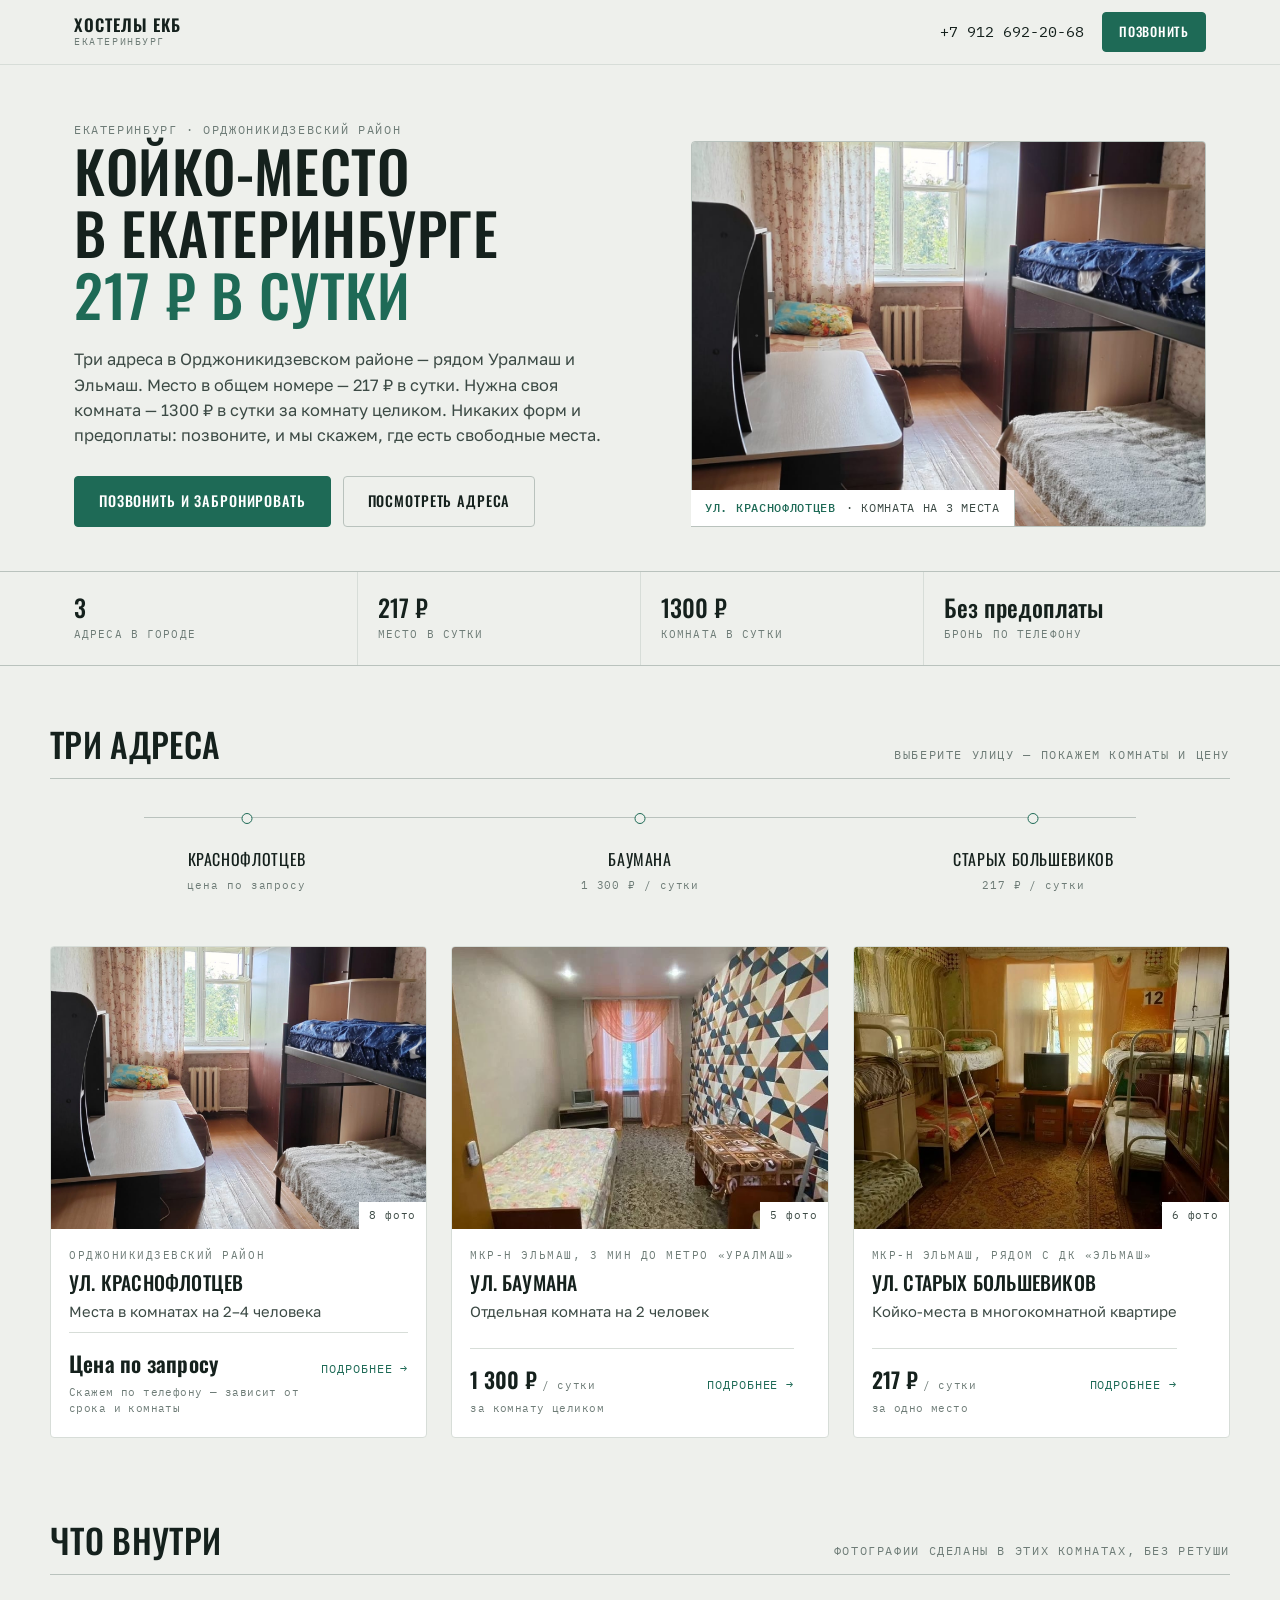
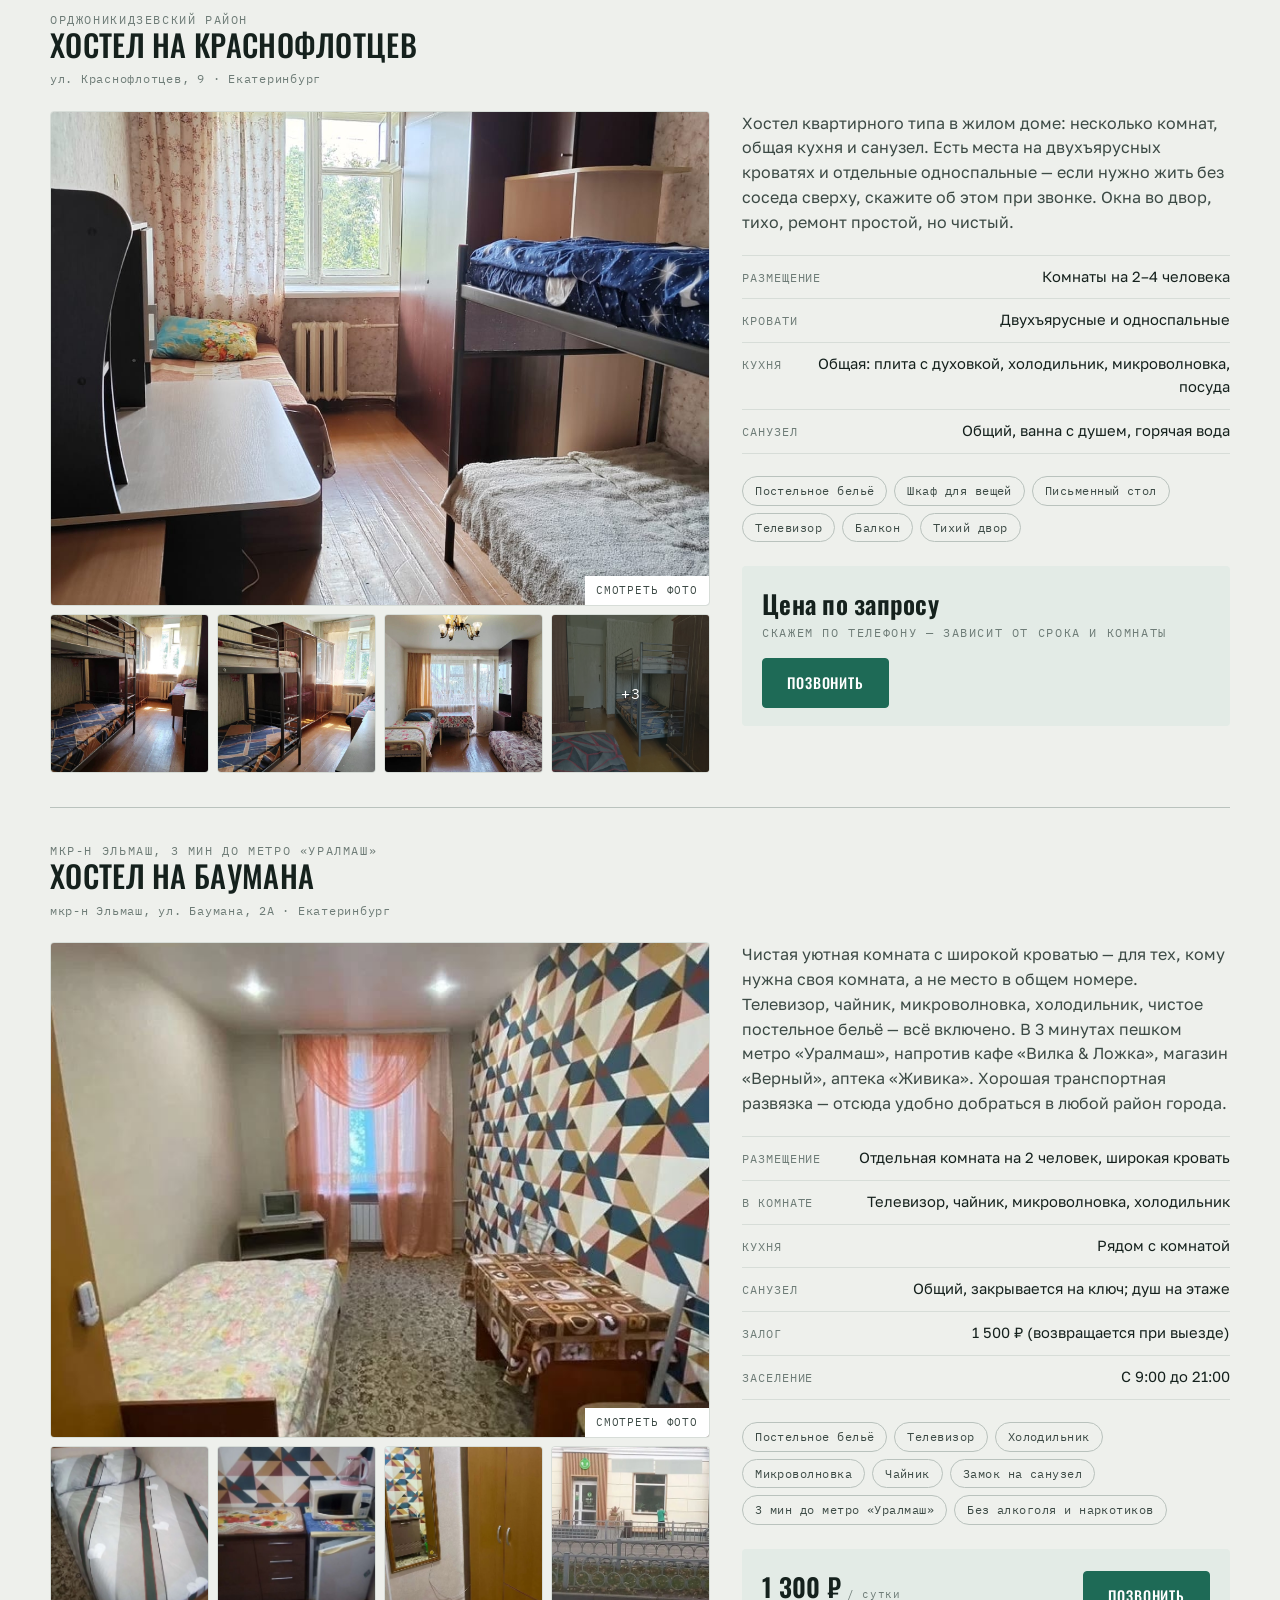
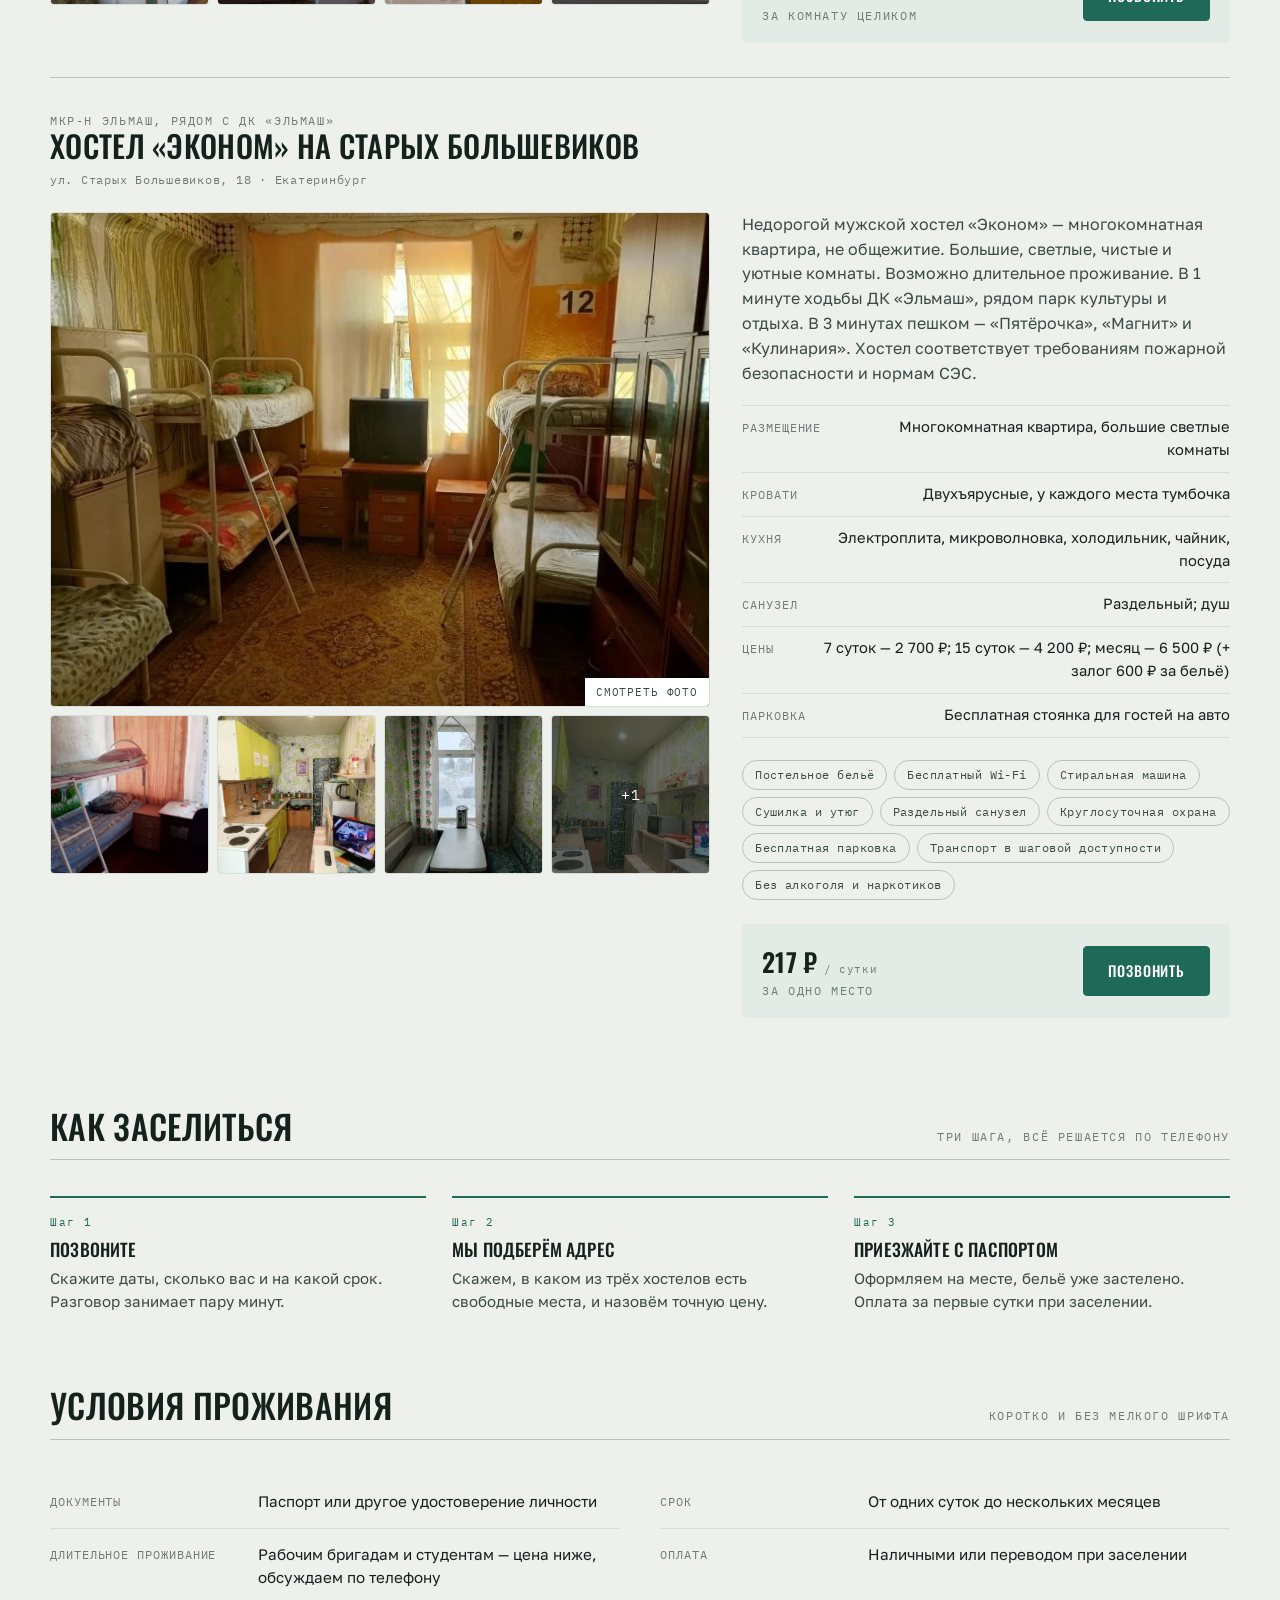
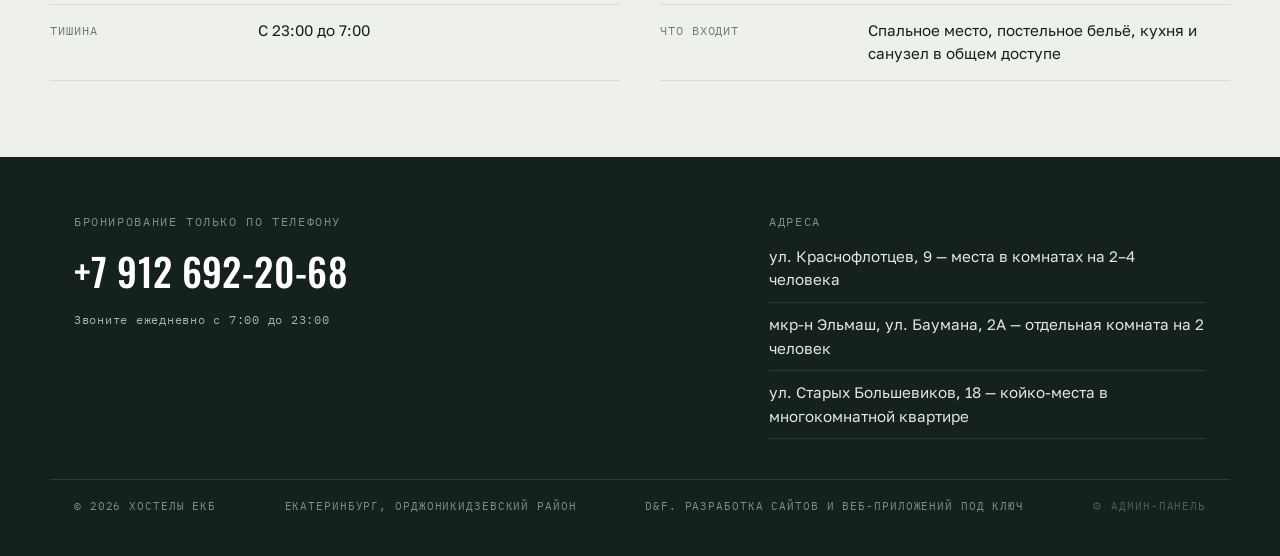
<file: index.html>
<!DOCTYPE html>
<html lang="ru">
<head>
  <meta charset="UTF-8">
  <meta name="viewport" content="width=device-width, initial-scale=1.0">
  <title>Хостелы Екатеринбурга — койко-место 217 ₽ в сутки</title>
  <meta name="description" content="Недорогой хостел в Екатеринбурге (Эльмаш, Уралмаш). Койко-место от 217 ₽/сутки, комната от 1 300 ₽/сутки. Длительное проживание, жильё для бригад. Бронирование по телефону без предоплаты.">
  <meta name="keywords" content="хостел Екатеринбург, хостелы Екатеринбург, жильё Екатеринбург, недорогое жильё Екатеринбург, койко-место Екатеринбург, жильё для бригад Екатеринбург, комната посуточно Екатеринбург, жильё дёшево Екатеринбург, жильё на длительный срок Екатеринбург, аренда жилья Екатеринбург, жильё для двоих на сутки, проживание недорого Екатеринбург, жильё Эльмаш, жильё Уралмаш, хостел Эльмаш, хостел Уралмаш, койка место Екатеринбург">
  <meta name="theme-color" content="#eef0ec">

  <link rel="preconnect" href="https://fonts.googleapis.com">
  <link rel="preconnect" href="https://fonts.gstatic.com" crossorigin>
  <link href="https://fonts.googleapis.com/css2?family=Oswald:wght@400;500;600&family=Golos+Text:wght@400;500;600&family=IBM+Plex+Mono:wght@400;500&display=swap" rel="stylesheet">
  <link rel="stylesheet" href="css/styles.css">
</head>
<body>

  <header>
    <div class="header-inner">
      <a class="logo" href="#top" style="text-decoration:none;color:inherit">
        Хостелы ЕКБ
        <small data-district></small>
      </a>
      <div class="header-phone">
        <a class="num" data-phone="display" href="#"></a>
        <a class="btn btn-sm" data-phone="link" href="#">Позвонить</a>
      </div>
    </div>
  </header>

  <main id="top">

    <!-- Первый экран -->
    <section class="hero">
      <div class="wrap hero-grid">
        <div>
          <div class="eyebrow" data-district-line></div>
          <h1>Койко-место<br>в Екатеринбурге<br><em>217 ₽ в сутки</em></h1>
          <p class="lead">
            Три адреса в Орджоникидзевском районе — рядом Уралмаш и Эльмаш.
            Место в общем номере — 217 ₽ в сутки. Нужна своя комната — 1300 ₽ в сутки
            за комнату целиком. Никаких форм и предоплаты: позвоните, и мы скажем,
            где есть свободные места.
          </p>
          <div class="hero-actions">
            <a class="btn" data-phone="link" href="#">Позвонить и забронировать</a>
            <a class="btn btn-ghost" href="#addresses">Посмотреть адреса</a>
          </div>
        </div>
        <figure class="hero-shot" data-hero-shot></figure>
      </div>
    </section>

    <!-- Полоса фактов -->
    <section class="facts">
      <div class="facts-inner" id="facts"></div>
    </section>

    <!-- Три адреса: линия-навигация -->
    <section class="route wrap" id="addresses">
      <div class="section-head">
        <h2>Три адреса</h2>
        <span class="eyebrow">Выберите улицу — покажем комнаты и цену</span>
      </div>
      <nav class="route-line" id="route" aria-label="Наши хостелы"></nav>
    </section>

    <!-- Карточки -->
    <section class="cards wrap">
      <div class="card-grid" id="cards"></div>
    </section>

    <!-- Подробно по каждому хостелу -->
    <section class="list-section wrap" id="hostels">
      <div class="section-head">
        <h2>Что внутри</h2>
        <span class="eyebrow">Фотографии сделаны в этих комнатах, без ретуши</span>
      </div>
      <div id="hostel-list"></div>
    </section>

    <!-- Как заселиться -->
    <section class="steps wrap">
      <div class="section-head">
        <h2>Как заселиться</h2>
        <span class="eyebrow">Три шага, всё решается по телефону</span>
      </div>
      <div class="steps-grid" id="steps"></div>
    </section>

    <!-- Условия -->
    <section class="rules wrap">
      <div class="section-head">
        <h2>Условия проживания</h2>
        <span class="eyebrow">Коротко и без мелкого шрифта</span>
      </div>
      <dl class="rules-grid" id="rules"></dl>
    </section>

  </main>

  <footer>
    <div class="wrap footer-grid">
      <div>
        <div class="eyebrow">Бронирование только по телефону</div>
        <a class="phone-big" data-phone="display" href="#"></a>
        <div class="hours" data-work-hours></div>
      </div>
      <div>
        <div class="eyebrow" style="margin-bottom:14px">Адреса</div>
        <div class="footer-addr" id="footer-addr"></div>
      </div>
    </div>
    <div class="wrap footer-bottom">
      <span>© 2026 Хостелы ЕКБ</span>
      <span data-city-line></span>
      <a class="footer-dev" href="https://df-team.ru" target="_blank" rel="noopener">D&amp;F. Разработка сайтов и веб-приложений под ключ</a>
      <a class="footer-admin" href="admin.html">⚙ Админ-панель</a>
    </div>
  </footer>

  <!-- Мобильная кнопка звонка -->
  <div class="call-bar">
    <a class="btn" data-phone="display" data-prefix="Позвонить · " href="#"></a>
  </div>

  <!-- Просмотр фотографий -->
  <div class="lightbox" id="lightbox" role="dialog" aria-modal="true" aria-label="Просмотр фотографии">
    <img id="lb-img" alt="">
    <button class="lb-btn lb-close" id="lb-close" aria-label="Закрыть">✕</button>
    <button class="lb-btn lb-prev" id="lb-prev" aria-label="Предыдущее фото">‹</button>
    <button class="lb-btn lb-next" id="lb-next" aria-label="Следующее фото">›</button>
    <div class="lb-counter" id="lb-counter"></div>
  </div>

  <script src="js/data.js"></script>
  <script src="js/app.js"></script>

</body>
</html>
</file>
<file: css/styles.css>
/* ============================================================
   Хостелы ЕКБ — стили
   Направление: строгая сетка, узкий гротеск капсом в заголовках,
   тонкие линии вместо теней, малахитовый акцент.
   ============================================================ */

:root{
  /* цвет */
  --ink:#15211d;
  --ink-soft:#3c4a45;
  --steel:#6e7c77;
  --line:#d7ddd8;
  --line-strong:#b9c2bd;
  --paper:#eef0ec;
  --card:#fff;
  --malachite:#1e6a56;
  --malachite-dark:#164e3f;
  --malachite-tint:#e3ebe6;

  /* типографика */
  --display:'Oswald','Arial Narrow',system-ui,sans-serif;
  --body:'Golos Text',system-ui,'Segoe UI',Arial,sans-serif;
  --mono:'IBM Plex Mono','Consolas',monospace;

  /* сетка */
  --page:1180px;
  --gutter:24px;
  --radius:4px;
}

*{margin:0;padding:0;box-sizing:border-box}

html{scroll-behavior:smooth}

body{
  font-family:var(--body);
  background:var(--paper);
  color:var(--ink);
  line-height:1.55;
  -webkit-font-smoothing:antialiased;
}

img{display:block;max-width:100%}
button{font:inherit;color:inherit}

::selection{background:var(--malachite);color:#fff}

:focus-visible{outline:2px solid var(--malachite);outline-offset:3px}

.wrap{max-width:var(--page);margin:0 auto;padding:0 var(--gutter)}

/* ---------- служебная типографика ---------- */

.eyebrow{
  font-family:var(--mono);
  font-size:.72rem;
  letter-spacing:.14em;
  text-transform:uppercase;
  color:var(--steel);
}

h1,h2,h3,.h-display{
  font-family:var(--display);
  font-weight:500;
  text-transform:uppercase;
  letter-spacing:.01em;
  line-height:1.08;
}

.section-head{
  display:flex;align-items:baseline;justify-content:space-between;
  gap:20px;flex-wrap:wrap;
  padding-bottom:14px;border-bottom:1px solid var(--line-strong);
  margin-bottom:36px;
}
.section-head h2{font-size:clamp(1.5rem,3.4vw,2.1rem)}

/* ---------- Шапка ---------- */

header{
  position:sticky;top:0;z-index:60;
  background:rgba(238,240,236,.92);
  backdrop-filter:blur(10px);
  border-bottom:1px solid var(--line);
}
.header-inner{
  max-width:var(--page);margin:0 auto;padding:12px var(--gutter);
  display:flex;align-items:center;justify-content:space-between;gap:16px;
}
.logo{
  font-family:var(--display);font-size:1.05rem;font-weight:600;
  text-transform:uppercase;letter-spacing:.06em;line-height:1;
}
.logo small{
  display:block;font-family:var(--mono);font-size:.62rem;font-weight:400;
  letter-spacing:.16em;color:var(--steel);margin-top:4px;
}
.header-phone{display:flex;align-items:center;gap:18px}
.header-phone .num{
  font-family:var(--mono);font-size:.95rem;color:var(--ink);
  text-decoration:none;white-space:nowrap;
}
.header-phone .num:hover{color:var(--malachite)}
@media (max-width:720px){.header-phone .num{display:none}}

/* ---------- Кнопки ---------- */

.btn{
  display:inline-flex;align-items:center;gap:10px;
  font-family:var(--display);font-size:.9rem;font-weight:500;
  text-transform:uppercase;letter-spacing:.06em;
  padding:13px 24px;border:1px solid var(--malachite);border-radius:var(--radius);
  background:var(--malachite);color:#fff;text-decoration:none;cursor:pointer;
  transition:background .18s ease,border-color .18s ease,color .18s ease;
}
.btn:hover{background:var(--malachite-dark);border-color:var(--malachite-dark)}

.btn-ghost{background:transparent;color:var(--ink);border-color:var(--line-strong)}
.btn-ghost:hover{background:transparent;color:var(--malachite);border-color:var(--malachite)}

.btn-sm{padding:9px 16px;font-size:.8rem}

/* ---------- Первый экран ---------- */

.hero{padding:56px 0 44px}
.hero-grid{
  display:grid;grid-template-columns:1.05fr .95fr;gap:48px;align-items:end;
}
.hero h1{font-size:clamp(2.1rem,5.4vw,3.6rem);max-width:12em}
.hero h1 em{font-style:normal;color:var(--malachite)}
.hero .lead{
  margin-top:22px;max-width:34em;font-size:1.02rem;color:var(--ink-soft);
}
.hero-actions{display:flex;gap:12px;flex-wrap:wrap;margin-top:28px}

/* фото первого экрана + подпись-табличка */
.hero-shot{position:relative}
.hero-shot img{
  width:100%;aspect-ratio:4/3;object-fit:cover;
  border:1px solid var(--line-strong);border-radius:var(--radius);
}
.hero-caption{
  position:absolute;left:0;bottom:0;
  display:flex;align-items:center;gap:10px;
  background:var(--card);border:1px solid var(--line-strong);border-top:none;border-left:none;
  padding:9px 14px;font-family:var(--mono);font-size:.72rem;letter-spacing:.06em;
  text-transform:uppercase;color:var(--ink-soft);
}
.hero-caption b{color:var(--malachite);font-weight:500}

/* ---------- Полоса фактов ---------- */

.facts{border-top:1px solid var(--line-strong);border-bottom:1px solid var(--line-strong)}
.facts-inner{
  max-width:var(--page);margin:0 auto;padding:0 var(--gutter);
  display:grid;grid-template-columns:repeat(4,1fr);
}
.fact{padding:22px 20px 22px 0;border-left:1px solid var(--line);padding-left:20px}
.fact:first-child{border-left:none;padding-left:0}
.fact .val{font-family:var(--display);font-size:1.5rem;font-weight:500;line-height:1.1}
.fact .key{font-family:var(--mono);font-size:.7rem;letter-spacing:.1em;text-transform:uppercase;color:var(--steel);margin-top:6px}

/* ---------- Сигнатура: линия трёх адресов ---------- */

.route{padding:60px 0 8px}
.route-line{
  position:relative;display:grid;grid-auto-flow:column;grid-auto-columns:1fr;
  margin:38px 0 0;padding-top:30px;
}
.route-line::before{
  content:'';position:absolute;top:0;left:8%;right:8%;height:1px;background:var(--line-strong);
}
.route-stop{
  position:relative;text-align:center;padding:0 10px;
  background:none;border:none;cursor:pointer;text-decoration:none;color:inherit;
}
.route-stop::before{
  content:'';position:absolute;top:-34px;left:50%;transform:translateX(-50%);
  width:9px;height:9px;border-radius:50%;
  background:var(--paper);border:1px solid var(--malachite);
  transition:background .18s ease,transform .18s ease;
}
.route-stop:hover::before{background:var(--malachite);transform:translateX(-50%) scale(1.35)}
.route-stop .street{font-family:var(--display);font-size:1rem;text-transform:uppercase;letter-spacing:.04em}
.route-stop .meta{font-family:var(--mono);font-size:.7rem;letter-spacing:.08em;color:var(--steel);margin-top:5px}
.route-stop:hover .street{color:var(--malachite)}

/* ---------- Карточки хостелов ---------- */

.cards{padding:44px 0 20px}
.card-grid{display:grid;grid-template-columns:repeat(3,1fr);gap:24px}

.card{
  background:var(--card);border:1px solid var(--line);border-radius:var(--radius);
  overflow:hidden;cursor:pointer;text-align:left;width:100%;
  display:flex;flex-direction:column;
  transition:border-color .18s ease,transform .18s ease;
}
.card:hover{border-color:var(--malachite);transform:translateY(-3px)}
.card-shot{position:relative;overflow:hidden}
.card-shot img{width:100%;aspect-ratio:4/3;object-fit:cover;transition:transform .5s ease}
.card:hover .card-shot img{transform:scale(1.04)}
.card-count{
  position:absolute;right:0;bottom:0;background:var(--card);
  padding:5px 10px;font-family:var(--mono);font-size:.68rem;letter-spacing:.08em;color:var(--ink-soft);
}
.card-body{padding:18px 18px 20px;display:flex;flex-direction:column;gap:8px;flex:1}
.card-body .eyebrow{font-size:.68rem}
.card-body h3{font-size:1.22rem}
.card-body .type{color:var(--ink-soft);font-size:.92rem}
.card-foot{
  margin-top:auto;padding-top:14px;border-top:1px solid var(--line);
  display:flex;align-items:baseline;justify-content:space-between;gap:10px;
}
.price{font-family:var(--display);font-size:1.35rem;font-weight:600;letter-spacing:.01em}
.price small{font-family:var(--mono);font-size:.68rem;font-weight:400;color:var(--steel);letter-spacing:.06em}
.card-foot .go{font-family:var(--mono);font-size:.72rem;letter-spacing:.08em;color:var(--malachite);text-transform:uppercase;white-space:nowrap}
.price-note{font-family:var(--mono);font-size:.66rem;letter-spacing:.04em;color:var(--steel);margin-top:4px}

/* ---------- Развёрнутый блок хостела ---------- */

.list-section{padding:64px 0 20px}

.hostel{
  padding-top:34px;margin-top:34px;border-top:1px solid var(--line-strong);
  scroll-margin-top:90px;
}
.hostel:first-of-type{border-top:none;margin-top:0;padding-top:0}

.hostel-head{
  display:flex;align-items:flex-end;justify-content:space-between;gap:20px;flex-wrap:wrap;
  margin-bottom:22px;
}
.hostel-head h3{font-size:clamp(1.4rem,3vw,1.9rem)}
.hostel-head .addr{font-family:var(--mono);font-size:.78rem;letter-spacing:.06em;color:var(--steel);margin-top:8px}

.hostel-grid{display:grid;grid-template-columns:1.15fr .85fr;gap:32px;align-items:start}

/* галерея */
.gallery{display:flex;flex-direction:column;gap:8px}
.gallery-main{
  position:relative;border:1px solid var(--line);border-radius:var(--radius);overflow:hidden;
  background:none;padding:0;cursor:zoom-in;display:block;
}
.gallery-main img{width:100%;aspect-ratio:4/3;object-fit:cover;transition:transform .5s ease}
.gallery-main:hover img{transform:scale(1.03)}
.gallery-main .zoom{
  position:absolute;right:0;bottom:0;background:var(--card);
  padding:6px 11px;font-family:var(--mono);font-size:.68rem;letter-spacing:.08em;
  text-transform:uppercase;color:var(--ink-soft);
}
.gallery-thumbs{display:grid;grid-template-columns:repeat(4,1fr);gap:8px}
.gallery-thumbs button{
  border:1px solid var(--line);border-radius:var(--radius);overflow:hidden;
  background:none;padding:0;cursor:pointer;transition:border-color .18s ease;
}
.gallery-thumbs button:hover{border-color:var(--malachite)}
.gallery-thumbs img{width:100%;aspect-ratio:1/1;object-fit:cover}
.gallery-thumbs button{position:relative}
.thumb-more{
  position:absolute;inset:0;display:flex;align-items:center;justify-content:center;
  background:rgba(21,33,29,.62);color:#fff;
  font-family:var(--mono);font-size:.95rem;letter-spacing:.04em;
}

/* описание */
.hostel-info p{color:var(--ink-soft);margin-bottom:20px}

.specs{border-top:1px solid var(--line);margin-bottom:22px}
.specs div{
  display:flex;justify-content:space-between;gap:16px;
  padding:10px 0;border-bottom:1px solid var(--line);font-size:.92rem;
}
.specs dt{font-family:var(--mono);font-size:.72rem;letter-spacing:.08em;text-transform:uppercase;color:var(--steel);padding-top:3px}
.specs dd{text-align:right;color:var(--ink)}

.tags{display:flex;flex-wrap:wrap;gap:7px;margin-bottom:24px}
.tags span{
  font-family:var(--mono);font-size:.72rem;letter-spacing:.04em;
  border:1px solid var(--line-strong);border-radius:999px;padding:5px 12px;color:var(--ink-soft);
}

.book{
  display:flex;align-items:center;justify-content:space-between;gap:16px;flex-wrap:wrap;
  background:var(--malachite-tint);border-radius:var(--radius);padding:18px 20px;
}
.book .price{font-size:1.6rem}

/* ---------- Как заселиться ---------- */

.steps{padding:70px 0 10px}
.steps-grid{display:grid;grid-template-columns:repeat(3,1fr);gap:26px}
.step{border-top:2px solid var(--malachite);padding-top:16px}
.step .num{font-family:var(--mono);font-size:.7rem;letter-spacing:.14em;color:var(--malachite)}
.step h3{font-size:1.1rem;margin:8px 0 8px}
.step p{color:var(--ink-soft);font-size:.94rem}

/* ---------- Условия ---------- */

.rules{padding:64px 0 76px}
.rules-grid{display:grid;grid-template-columns:repeat(2,1fr);gap:0 40px}
.rules-grid div{
  display:flex;gap:14px;padding:14px 0;border-bottom:1px solid var(--line);
  font-size:.95rem;color:var(--ink-soft);
}
.rules-grid dt{
  font-family:var(--mono);font-size:.72rem;letter-spacing:.08em;text-transform:uppercase;
  color:var(--steel);flex:0 0 34%;padding-top:3px;
}
.rules-grid dd{color:var(--ink)}

/* ---------- Подвал ---------- */

footer{background:var(--ink);color:#c3ccc8;padding:56px 0 40px}
.footer-grid{display:grid;grid-template-columns:1.2fr .8fr;gap:40px;align-items:start}
footer .eyebrow{color:#7f8d88}
footer .phone-big{
  display:inline-block;margin-top:10px;color:#fff;text-decoration:none;
  font-family:var(--display);font-size:clamp(1.7rem,4vw,2.4rem);font-weight:500;letter-spacing:.01em;
}
footer .phone-big:hover{color:#8fd2bd}
footer .hours{font-family:var(--mono);font-size:.78rem;letter-spacing:.06em;margin-top:10px;color:#a7b3ae}
.footer-addr{display:flex;flex-direction:column;gap:10px}
.footer-addr a{
  color:#dfe6e3;text-decoration:none;font-size:.95rem;
  padding-bottom:10px;border-bottom:1px solid #2b3a35;
}
.footer-addr a:hover{color:#8fd2bd}
.footer-bottom{
  margin-top:40px;padding-top:18px;border-top:1px solid #2b3a35;
  display:flex;justify-content:space-between;gap:16px;flex-wrap:wrap;
  font-family:var(--mono);font-size:.7rem;letter-spacing:.08em;color:#7f8d88;text-transform:uppercase;
}
.footer-bottom a{color:#7f8d88;text-decoration:none}
.footer-bottom a:hover{color:#8fd2bd}
.footer-admin{opacity:.55}

/* ---------- Мобильная кнопка звонка ---------- */

.call-bar{
  position:fixed;left:0;right:0;bottom:0;z-index:70;display:none;
  padding:10px 16px calc(10px + env(safe-area-inset-bottom));
  background:rgba(238,240,236,.95);backdrop-filter:blur(10px);
  border-top:1px solid var(--line-strong);
}
.call-bar .btn{width:100%;justify-content:center}

/* ---------- Лайтбокс ---------- */

.lightbox{
  position:fixed;inset:0;z-index:100;display:none;
  background:rgba(11,18,16,.94);
  align-items:center;justify-content:center;padding:56px 20px;
}
.lightbox.open{display:flex}
.lightbox img{max-width:100%;max-height:100%;object-fit:contain;border-radius:var(--radius)}
.lb-btn{
  position:absolute;background:none;border:1px solid rgba(255,255,255,.35);
  color:#fff;width:44px;height:44px;border-radius:50%;cursor:pointer;
  font-size:1.3rem;line-height:1;display:flex;align-items:center;justify-content:center;
  transition:background .18s ease,border-color .18s ease;
}
.lb-btn:hover{background:rgba(255,255,255,.14);border-color:#fff}
.lb-close{top:16px;right:16px}
.lb-prev{left:16px;top:50%;transform:translateY(-50%)}
.lb-next{right:16px;top:50%;transform:translateY(-50%)}
.lb-counter{
  position:absolute;left:50%;bottom:18px;transform:translateX(-50%);
  font-family:var(--mono);font-size:.74rem;letter-spacing:.12em;color:rgba(255,255,255,.75);
}

/* ---------- Появление при прокрутке ---------- */

.reveal{opacity:0;transform:translateY(10px);transition:opacity .5s ease,transform .5s ease}
.reveal.visible{opacity:1;transform:none}

/* ---------- Адаптив ---------- */

@media (max-width:960px){
  .hero-grid{grid-template-columns:1fr;gap:32px;align-items:start}
  .hero h1{max-width:none}
  .hostel-grid{grid-template-columns:1fr;gap:24px}
  .card-grid{grid-template-columns:repeat(2,1fr)}
  .facts-inner{grid-template-columns:repeat(2,1fr)}
  .fact{border-left:none;padding-left:0;border-top:1px solid var(--line)}
  .fact:nth-child(-n+2){border-top:none}
  .fact:nth-child(even){padding-left:20px;border-left:1px solid var(--line)}
  .footer-grid{grid-template-columns:1fr}
  .rules-grid{grid-template-columns:1fr}
}

@media (max-width:680px){
  :root{--gutter:18px}
  .hero{padding:36px 0 32px}
  .card-grid{grid-template-columns:1fr}
  .steps-grid{grid-template-columns:1fr;gap:20px}
  .route-line{grid-auto-flow:row;padding-top:0;gap:0}
  .route-line::before{top:6px;bottom:6px;left:4px;right:auto;width:1px;height:auto}
  .route-stop{text-align:left;padding:12px 0 12px 26px}
  .route-stop::before{top:20px;left:4px;transform:translateX(-50%)}
  .route-stop:hover::before{transform:translateX(-50%) scale(1.35)}
  .gallery-thumbs{grid-template-columns:repeat(3,1fr)}
  .call-bar{display:block}
  body{padding-bottom:74px}
  .lightbox{padding:64px 12px}
}

@media (prefers-reduced-motion:reduce){
  html{scroll-behavior:auto}
  *{animation-duration:.01ms !important;transition-duration:.01ms !important}
  .reveal{opacity:1;transform:none}
}
</file>
